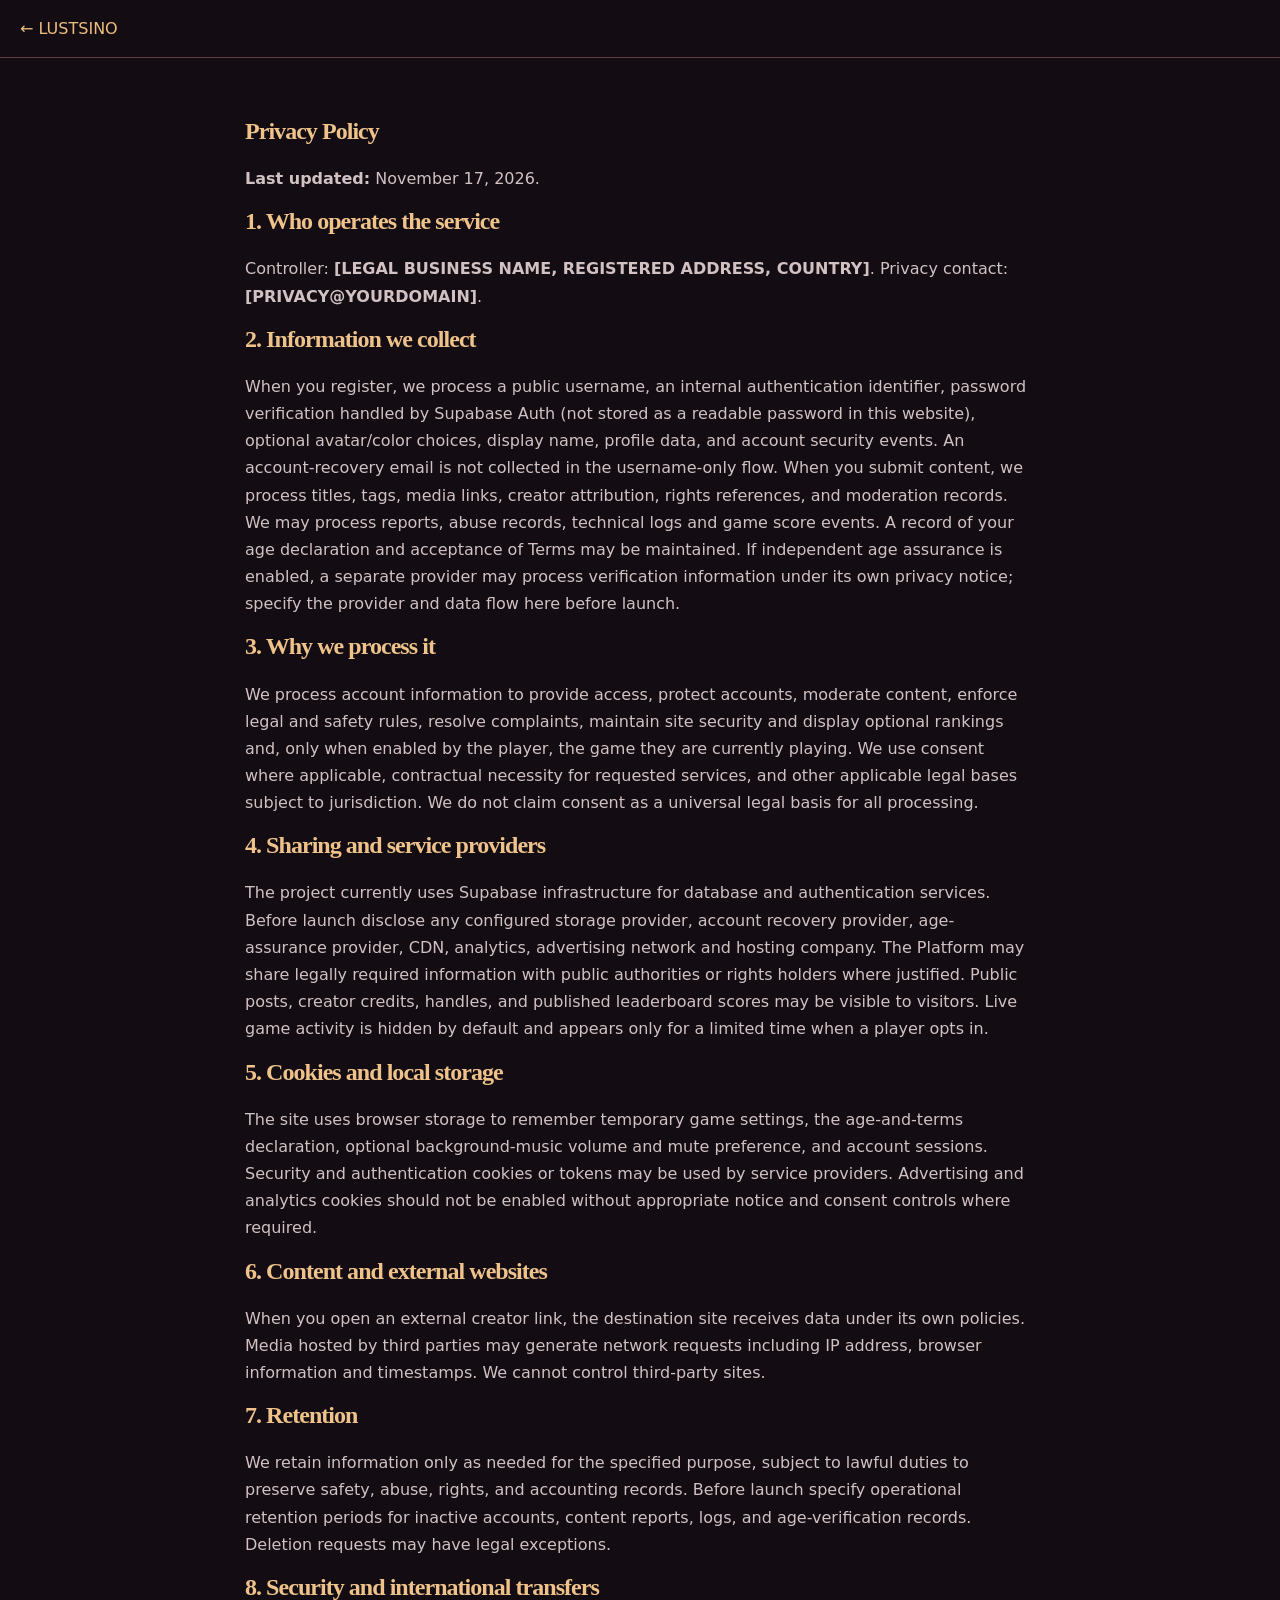
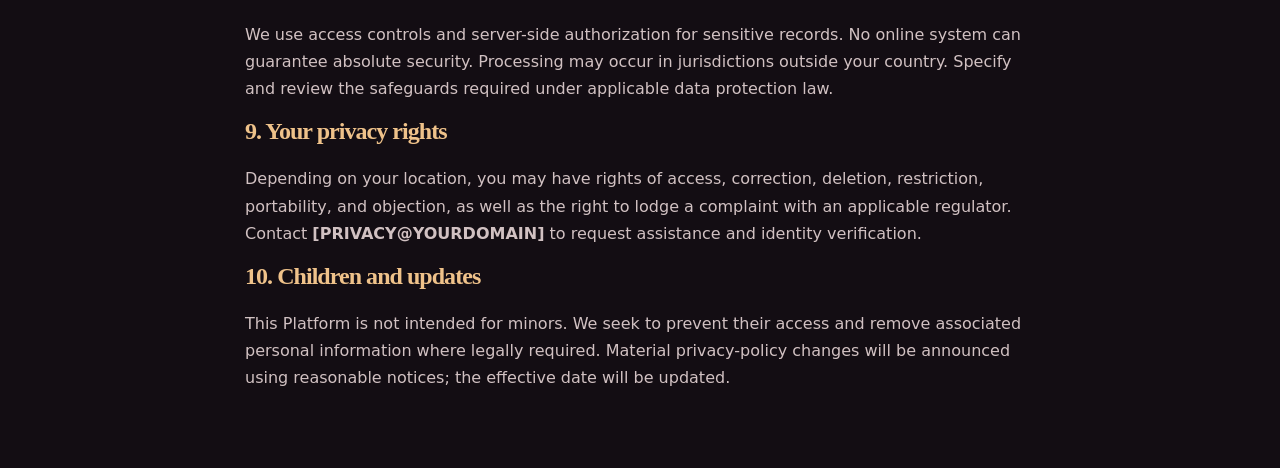
<file: privacy.html>
<!doctype html><html lang="en"><head><meta charset="utf-8"><meta name="viewport" content="width=device-width, initial-scale=1"><title>LUSTSINO — Privacy Policy</title><link rel="stylesheet" href="styles.css"><style>body{background:#130d13;color:#f5e7d6;font:16px/1.7 system-ui}article{max-width:850px;margin:30px auto;padding:30px}h1,h2{font-family:Georgia,serif;color:#efc28a}a{color:#edbd7e}p,li{color:#d1c1c2}header{padding:15px 20px;border-bottom:1px solid #613e44}.warning{padding:15px;border:1px solid #a16c42;border-radius:10px;background:#2d1b20}</style></head><body><header><a href="index.html">← LUSTSINO</a></header><article><h1>Privacy Policy</h1><p><strong>Last updated:</strong> November 17, 2026.</p><h2>1. Who operates the service</h2><p>Controller: <strong>[LEGAL BUSINESS NAME, REGISTERED ADDRESS, COUNTRY]</strong>. Privacy contact: <strong>[PRIVACY@YOURDOMAIN]</strong>.</p><h2>2. Information we collect</h2><p>When you register, we process a public username, an internal authentication identifier, password verification handled by Supabase Auth (not stored as a readable password in this website), optional avatar/color choices, display name, profile data, and account security events. An account-recovery email is not collected in the username-only flow. When you submit content, we process titles, tags, media links, creator attribution, rights references, and moderation records. We may process reports, abuse records, technical logs and game score events. A record of your age declaration and acceptance of Terms may be maintained. If independent age assurance is enabled, a separate provider may process verification information under its own privacy notice; specify the provider and data flow here before launch.</p><h2>3. Why we process it</h2><p>We process account information to provide access, protect accounts, moderate content, enforce legal and safety rules, resolve complaints, maintain site security and display optional rankings and, only when enabled by the player, the game they are currently playing. We use consent where applicable, contractual necessity for requested services, and other applicable legal bases subject to jurisdiction. We do not claim consent as a universal legal basis for all processing.</p><h2>4. Sharing and service providers</h2><p>The project currently uses Supabase infrastructure for database and authentication services. Before launch disclose any configured storage provider, account recovery provider, age-assurance provider, CDN, analytics, advertising network and hosting company. The Platform may share legally required information with public authorities or rights holders where justified. Public posts, creator credits, handles, and published leaderboard scores may be visible to visitors. Live game activity is hidden by default and appears only for a limited time when a player opts in.</p><h2>5. Cookies and local storage</h2><p>The site uses browser storage to remember temporary game settings, the age-and-terms declaration, optional background-music volume and mute preference, and account sessions. Security and authentication cookies or tokens may be used by service providers. Advertising and analytics cookies should not be enabled without appropriate notice and consent controls where required.</p><h2>6. Content and external websites</h2><p>When you open an external creator link, the destination site receives data under its own policies. Media hosted by third parties may generate network requests including IP address, browser information and timestamps. We cannot control third-party sites.</p><h2>7. Retention</h2><p>We retain information only as needed for the specified purpose, subject to lawful duties to preserve safety, abuse, rights, and accounting records. Before launch specify operational retention periods for inactive accounts, content reports, logs, and age-verification records. Deletion requests may have legal exceptions.</p><h2>8. Security and international transfers</h2><p>We use access controls and server-side authorization for sensitive records. No online system can guarantee absolute security. Processing may occur in jurisdictions outside your country. Specify and review the safeguards required under applicable data protection law.</p><h2>9. Your privacy rights</h2><p>Depending on your location, you may have rights of access, correction, deletion, restriction, portability, and objection, as well as the right to lodge a complaint with an applicable regulator. Contact <strong>[PRIVACY@YOURDOMAIN]</strong> to request assistance and identity verification.</p><h2>10. Children and updates</h2><p>This Platform is not intended for minors. We seek to prevent their access and remove associated personal information where legally required. Material privacy-policy changes will be announced using reasonable notices; the effective date will be updated.</p></article></body></html>
</file>
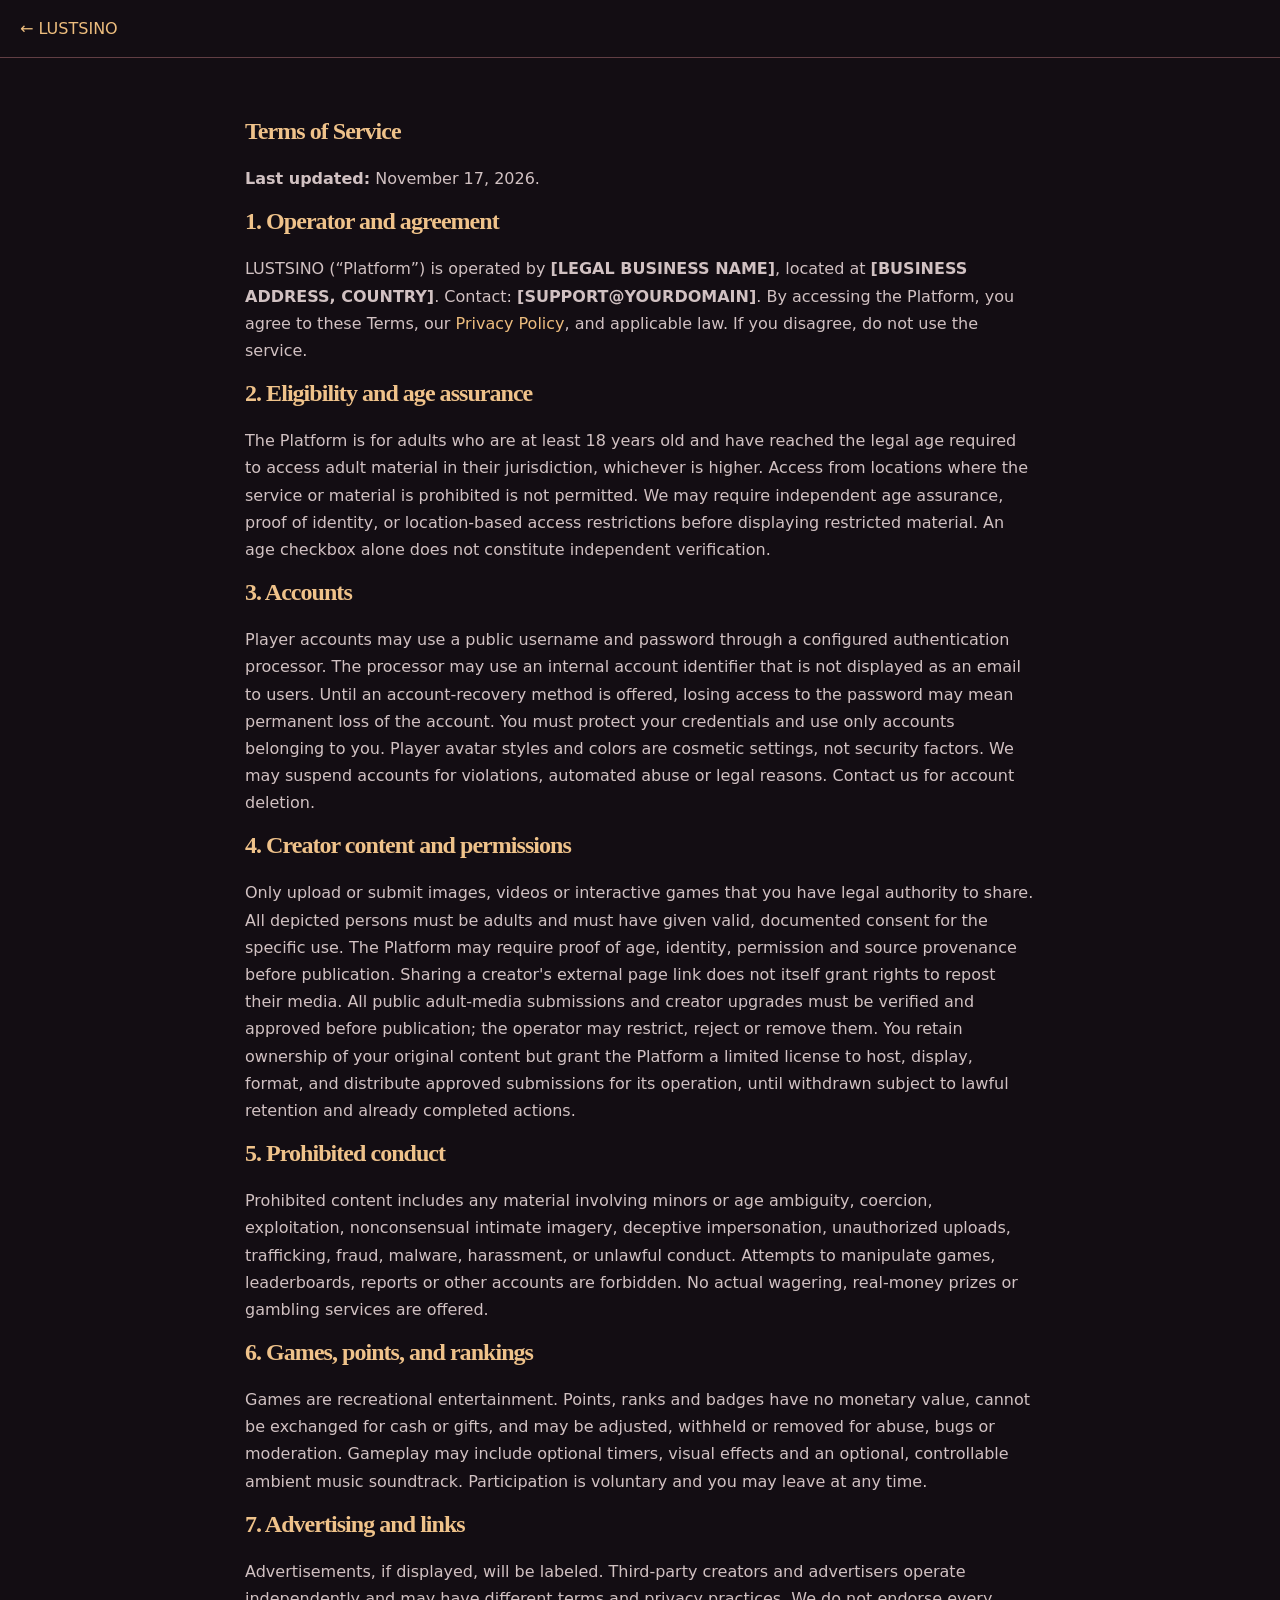
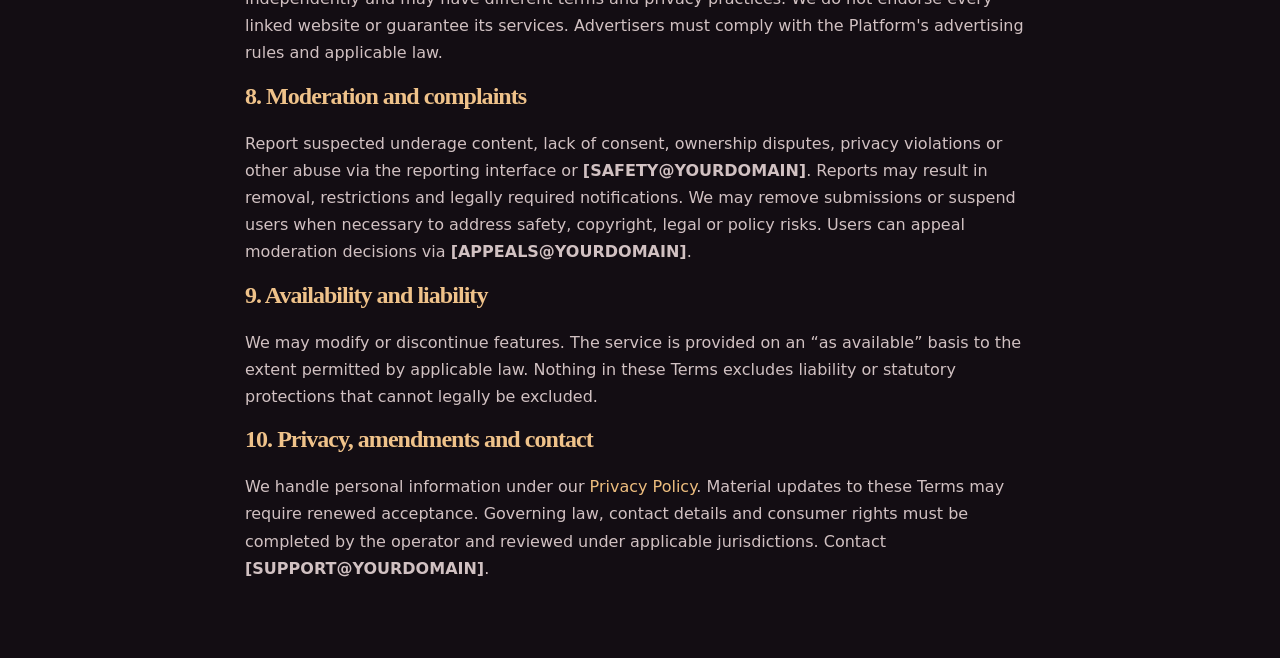
<file: terms.html>
<!doctype html><html lang="en"><head><meta charset="utf-8"><meta name="viewport" content="width=device-width, initial-scale=1"><title>LUSTSINO — Terms of Service</title><link rel="stylesheet" href="styles.css"><style>body{background:#130d13;color:#f5e7d6;font:16px/1.7 system-ui}article{max-width:850px;margin:30px auto;padding:30px}h1,h2{font-family:Georgia,serif;color:#efc28a}a{color:#edbd7e}p,li{color:#d1c1c2}header{padding:15px 20px;border-bottom:1px solid #613e44}.warning{padding:15px;border:1px solid #a16c42;border-radius:10px;background:#2d1b20}</style></head><body><header><a href="index.html">← LUSTSINO</a></header><article><h1>Terms of Service</h1><p><strong>Last updated:</strong> November 17, 2026.</p><h2>1. Operator and agreement</h2><p>LUSTSINO (“Platform”) is operated by <strong>[LEGAL BUSINESS NAME]</strong>, located at <strong>[BUSINESS ADDRESS, COUNTRY]</strong>. Contact: <strong>[SUPPORT@YOURDOMAIN]</strong>. By accessing the Platform, you agree to these Terms, our <a href="privacy.html">Privacy Policy</a>, and applicable law. If you disagree, do not use the service.</p><h2>2. Eligibility and age assurance</h2><p>The Platform is for adults who are at least 18 years old and have reached the legal age required to access adult material in their jurisdiction, whichever is higher. Access from locations where the service or material is prohibited is not permitted. We may require independent age assurance, proof of identity, or location-based access restrictions before displaying restricted material. An age checkbox alone does not constitute independent verification.</p><h2>3. Accounts</h2><p>Player accounts may use a public username and password through a configured authentication processor. The processor may use an internal account identifier that is not displayed as an email to users. Until an account-recovery method is offered, losing access to the password may mean permanent loss of the account. You must protect your credentials and use only accounts belonging to you. Player avatar styles and colors are cosmetic settings, not security factors. We may suspend accounts for violations, automated abuse or legal reasons. Contact us for account deletion.</p><h2>4. Creator content and permissions</h2><p>Only upload or submit images, videos or interactive games that you have legal authority to share. All depicted persons must be adults and must have given valid, documented consent for the specific use. The Platform may require proof of age, identity, permission and source provenance before publication. Sharing a creator's external page link does not itself grant rights to repost their media. All public adult-media submissions and creator upgrades must be verified and approved before publication; the operator may restrict, reject or remove them. You retain ownership of your original content but grant the Platform a limited license to host, display, format, and distribute approved submissions for its operation, until withdrawn subject to lawful retention and already completed actions.</p><h2>5. Prohibited conduct</h2><p>Prohibited content includes any material involving minors or age ambiguity, coercion, exploitation, nonconsensual intimate imagery, deceptive impersonation, unauthorized uploads, trafficking, fraud, malware, harassment, or unlawful conduct. Attempts to manipulate games, leaderboards, reports or other accounts are forbidden. No actual wagering, real-money prizes or gambling services are offered.</p><h2>6. Games, points, and rankings</h2><p>Games are recreational entertainment. Points, ranks and badges have no monetary value, cannot be exchanged for cash or gifts, and may be adjusted, withheld or removed for abuse, bugs or moderation. Gameplay may include optional timers, visual effects and an optional, controllable ambient music soundtrack. Participation is voluntary and you may leave at any time.</p><h2>7. Advertising and links</h2><p>Advertisements, if displayed, will be labeled. Third-party creators and advertisers operate independently and may have different terms and privacy practices. We do not endorse every linked website or guarantee its services. Advertisers must comply with the Platform's advertising rules and applicable law.</p><h2>8. Moderation and complaints</h2><p>Report suspected underage content, lack of consent, ownership disputes, privacy violations or other abuse via the reporting interface or <strong>[SAFETY@YOURDOMAIN]</strong>. Reports may result in removal, restrictions and legally required notifications. We may remove submissions or suspend users when necessary to address safety, copyright, legal or policy risks. Users can appeal moderation decisions via <strong>[APPEALS@YOURDOMAIN]</strong>.</p><h2>9. Availability and liability</h2><p>We may modify or discontinue features. The service is provided on an “as available” basis to the extent permitted by applicable law. Nothing in these Terms excludes liability or statutory protections that cannot legally be excluded.</p><h2>10. Privacy, amendments and contact</h2><p>We handle personal information under our <a href="privacy.html">Privacy Policy</a>. Material updates to these Terms may require renewed acceptance. Governing law, contact details and consumer rights must be completed by the operator and reviewed under applicable jurisdictions. Contact <strong>[SUPPORT@YOURDOMAIN]</strong>.</p></article></body></html>
</file>
<file: styles.css>
@import url('https://fonts.googleapis.com/css2?family=DM+Sans:wght@400;500;600;700;800&family=Space+Grotesk:wght@400;500;600;700&display=swap');
:root{color-scheme:dark;--bg:#0b0b12;--bg2:#111019;--card:#16141f;--card2:#1d1928;--stroke:#2a2535;--purple:#b994ff;--purple2:#804ceb;--pink:#d484ed;--text:#f4f0fa;--muted:#a6a0b2;--lime:#cff9ab;--max:1310px;--r:19px}
*{box-sizing:border-box}html{scroll-behavior:smooth}body{background:var(--bg);color:var(--text);margin:0;font:15px/1.5 'DM Sans',system-ui,Arial,sans-serif}button,input,textarea,select{font:inherit}button{cursor:pointer}button:disabled{cursor:not-allowed;opacity:.48}a{color:inherit;text-decoration:none}.hidden{display:none!important}h1,h2,h3,p{margin-top:0}h1,h2,h3{font-family:'Space Grotesk',system-ui,sans-serif;line-height:1.13;letter-spacing:-.035em}p{color:var(--muted)}button:focus-visible,a:focus-visible,input:focus-visible,textarea:focus-visible,select:focus-visible{outline:2px solid #d8bfff;outline-offset:3px}
.topbar{height:77px;position:sticky;top:0;z-index:50;background:#0e0c14ed;backdrop-filter:blur(22px);border-bottom:1px solid #ffffff0d;display:flex;align-items:center;gap:28px;padding:0 max(28px,calc((100vw - var(--max))/2))}.identity{display:inline-flex;align-items:center;gap:9px;font-family:'Space Grotesk',sans-serif;font-weight:700;font-size:20px;letter-spacing:.04em;white-space:nowrap}.identity b{color:var(--purple);font-weight:600;margin-left:3px}.identity img{border-radius:10px}.main-nav{display:flex;gap:8px;margin:auto}.main-nav button{border:0;background:transparent;color:#aca4b6;padding:11px 16px;border-radius:99px;font-size:13px;font-weight:700}.main-nav button:hover,.main-nav button.active{background:#24202e;color:white}.header-actions{display:flex;gap:16px;align-items:center}.edition{color:#8c8599;font-size:9px;letter-spacing:.14em;font-weight:800}.icon-button{width:34px;height:34px;border:1px solid var(--stroke);border-radius:10px;background:#17151e;color:#bfb5d0;position:relative}.icon-button i{position:absolute;top:6px;right:6px;width:5px;height:5px;background:#a2b47d;border-radius:50%}.icon-button.muted-sound i{background:#777}
.button{border:1px solid var(--stroke);background:#211e2a;color:white;padding:13px 18px;border-radius:12px;font-weight:800;display:inline-flex;gap:20px;align-items:center;justify-content:center;transition:transform .18s,border-color .18s,background .18s;white-space:nowrap}.button:hover:not(:disabled){transform:translateY(-1px);border-color:#8b6cb4}.button.primary{background:#b894fc;color:#170f24;border-color:#c5a9ff;box-shadow:0 10px 36px #7b4ac92a}.button.primary:hover{background:#cbb2ff}.button.secondary{background:#211b2e;border:1px solid #49365d}.button.subtle{background:#191621}.button.bare{background:transparent;border-color:transparent;color:#bbb4c5}.button.wide{width:100%}.button.small-button{font-size:12px;padding:9px 13px;gap:8px}.admin-dot{color:#b98eff;font-size:10px}.button.smallish{padding:9px 13px;font-size:12px}.button span:last-child{font-size:16px}.page-wrap{max-width:var(--max);padding:0 28px;margin:auto}.view{display:none;min-height:58vh}.view.show{display:block}.overline{letter-spacing:.17em;font-size:10px;text-transform:uppercase;font-weight:800;color:#b99afb}.heading-dot{color:#b894ff}.purple-text{color:#c1a5fa}
.hero{min-height:484px;position:relative;display:grid;grid-template-columns:1fr .8fr;overflow:hidden;padding:64px 66px 53px;margin-top:23px;border:1px solid #493b61;border-radius:25px;background:radial-gradient(ellipse at 80% 40%,#422657 0%,#261832 34%,#15121d 67%)}.hero:before{content:'';position:absolute;inset:0;background-image:radial-gradient(#ead2ff2c .8px,transparent .8px);background-size:18px 18px;mask-image:linear-gradient(90deg,transparent,#000);opacity:.35}.hero-ambient{pointer-events:none;position:absolute;inset:0;background:linear-gradient(95deg,#15121c 0%,transparent 63%)}.hero-left{position:relative;z-index:2;align-self:center}.kicker{display:inline-flex;align-items:center;gap:9px;color:#cdb4ff;background:#2c2240;border:1px solid #5c417c;padding:7px 11px;border-radius:100px;font-size:10px;font-weight:800;letter-spacing:.12em}.live-dot{width:6px;height:6px;border-radius:50%;background:#d2abff;box-shadow:0 0 0 4px #aa72ef2a}.hero h1{font-size:clamp(46px,5.15vw,79px);line-height:1.04;margin:22px 0 19px;letter-spacing:-.065em}.hero h1 i{color:#c2a2ff;font-style:normal}.hero h1 span{color:#fff}.hero p{font-size:14px;line-height:1.8;max-width:445px;color:#c0b7ca}.hero-actions{display:flex;flex-wrap:wrap;gap:10px;margin-top:25px}.micro-trust{display:flex;gap:21px;flex-wrap:wrap;margin-top:26px;font-size:11px;color:#c5b6d1}.hero-right{align-self:center;min-height:350px;position:relative;z-index:1}.orbit-bloom{height:380px;width:380px;position:absolute;top:-19px;left:50%;transform:translateX(-50%);display:grid;place-items:center;filter:drop-shadow(0 20px 52px #8846d22a)}.orbit{position:absolute;border-radius:50%;border:2px solid #b994ff44}.orbit-outer{height:350px;width:350px;border-style:dashed;animation:slowspin 43s linear infinite}.orbit-mid{width:295px;height:295px;border:26px solid #ffffff08;border-top:25px solid #d4b6fa;border-left:25px solid #8652ea;border-right:25px solid #6b3eaa;transform:rotate(30deg);box-shadow:0 0 32px #a86bff40,inset 0 0 24px #bb8dff44;animation:slowspin 17s linear infinite}.orbit-inner{height:188px;width:188px;border:1px solid #f0cfff77;box-shadow:0 0 60px #ad77f75a;background:radial-gradient(circle at 55% 38%,#4b2a6c,#23172e 75%)}.orbit-core{font-family:'Space Grotesk';position:relative;font-size:90px;font-weight:700;color:#eee1ff;text-shadow:0 0 25px #c5a1ff66}.orbit-float{position:absolute;background:#241a32;border:1px solid #8a6cba;display:grid;place-items:center;color:#dbbdff;border-radius:50%;box-shadow:0 8px 20px #0004}.orbit-float.one{width:52px;height:52px;top:24px;right:14px}.orbit-float.two{width:43px;height:43px;bottom:45px;left:5px}.orbit-float.three{width:34px;height:34px;right:1px;bottom:72px}.float-label{position:absolute;right:0;bottom:-5px;color:#ccbee1;font-size:9px;letter-spacing:.18em;font-weight:800}.section-top{display:flex;justify-content:space-between;align-items:end;gap:22px;margin:53px 0 20px}.section-top h2{font-size:30px;margin:8px 0 4px}.section-top p{font-size:13px;margin:0}.text-link{background:transparent;border:0;color:#ceb2ff;font-weight:800;font-size:12px;padding:10px 0}.game-grid{display:grid;grid-template-columns:repeat(4,minmax(0,1fr));gap:16px}.game-card{border:1px solid var(--stroke);background:#15121d;border-radius:17px;overflow:hidden;text-align:left;color:white;transition:transform .18s,border-color .18s;display:flex;flex-direction:column;padding:0;min-width:0}.game-card:hover{transform:translateY(-5px);border-color:#8364a7}.game-cover{height:210px;display:grid;place-items:center;position:relative;overflow:hidden;background:var(--cover)}.game-cover:after{content:'';position:absolute;inset:0;background:radial-gradient(circle at 50% 35%,transparent 30%,#0c0a11aa 99%)}.game-cover .cover-symbol{font-size:104px;font-family:'Space Grotesk';font-weight:700;position:relative;z-index:1;color:#ffffffe7;text-shadow:0 11px 23px #0004}.game-cover .cover-number{position:absolute;top:12px;left:14px;z-index:2;color:#ffffff80;font-size:11px;font-weight:800;letter-spacing:.15em}.game-cover .play-arrow{position:absolute;bottom:13px;right:13px;z-index:2;display:grid;place-items:center;background:#ffffffed;color:#191121;width:39px;height:39px;border-radius:50%;font-size:17px}.game-card-text{padding:18px;flex:1}.game-card-text h3{font-size:19px;margin:4px 0 8px}.game-card-text p{font-size:12px;line-height:1.6;margin:0;min-height:38px}.game-tags{display:flex;gap:7px;margin-top:18px;flex-wrap:wrap}.game-tags span{border:1px solid #40374c;border-radius:6px;color:#bdb0cd;padding:4px 7px;font-size:10px;font-weight:800}.ad-unit{position:relative;background:repeating-linear-gradient(120deg,#17131e,#17131e 12px,#1c1723 12px,#1c1723 24px);border:1px dashed #544762;border-radius:15px;color:#b9b0c8;display:flex;align-items:center;justify-content:center;gap:20px;text-align:left;overflow:hidden}.ad-unit.banner{margin:46px 0;height:106px}.ad-unit .ad-tag{font-size:9px;font-weight:800;letter-spacing:.17em;color:#927da8;position:absolute;left:13px;top:12px}.ad-art{color:#a687d8;font-size:46px}.ad-copy strong{display:block;font-size:13px;color:#d7cbeb}.ad-copy small{font-size:11px;color:#8f879d}.steps{display:grid;grid-template-columns:repeat(3,1fr);border:1px solid var(--stroke);border-radius:18px;overflow:hidden;background:var(--card)}.steps>div{padding:27px 31px;border-right:1px solid var(--stroke)}.steps>div:last-child{border:0}.steps span{font-size:11px;color:var(--purple);font-weight:800;letter-spacing:.12em}.steps h3{font-size:22px;margin:16px 0 8px}.steps p{font-size:12px;margin:0;line-height:1.7}.creator-strip{display:grid;grid-template-columns:repeat(3,1fr);gap:15px;margin-bottom:62px}.creator-mini{border:1px solid var(--stroke);background:linear-gradient(110deg,#1b1823,#14131a);border-radius:14px;padding:16px;display:flex;align-items:center;gap:13px;text-align:left;color:white}.creator-avatar{width:48px;height:48px;flex-shrink:0;border-radius:50%;display:grid;place-items:center;font-weight:800;background:linear-gradient(140deg,#9c76c7,#47325d);color:#fff}.creator-mini strong{font-size:13px}.creator-mini small{display:block;color:var(--muted);font-size:11px}.creator-mini .open-arrow{margin-left:auto;color:var(--purple)}
.subpage{padding-top:58px;padding-bottom:80px}.subheading{margin-bottom:26px}.subheading h1,.studio-head h1{font-size:clamp(34px,4.4vw,56px);margin:11px 0}.subheading p{font-size:14px}.filter-bar{display:flex;gap:9px;flex-wrap:wrap;margin:20px 0 25px}.pill{border:1px solid var(--stroke);padding:9px 13px;background:#1a1722;color:#a69bb6;border-radius:100px;font-size:12px;font-weight:800}.pill.active,.pill:hover{background:#332541;border-color:#8863b0;color:white}
.play-wrap{padding-top:27px;padding-bottom:55px}.play-header{display:flex;justify-content:space-between;align-items:center}.back-link{background:transparent;border:0;color:#b5a6c8;font-weight:700;font-size:12px;padding:8px 0}.session-chip{border:1px solid #3b2d4c;background:#201729;border-radius:40px;color:#d0b6ee;padding:7px 11px;font-size:11px;font-weight:800}.play-title-line{display:flex;justify-content:space-between;gap:15px;align-items:center;margin:23px 0}.play-title-line h1{font-size:40px;margin:8px 0}.play-title-line p{font-size:13px;margin:0}.play-layout{display:grid;grid-template-columns:minmax(0,1fr) 280px;gap:19px}.play-main{border:1px solid #34273e;background:radial-gradient(ellipse at 50% 15%,#251731,#121019 68%);border-radius:20px;min-height:520px;overflow:hidden;padding:27px;display:flex;flex-direction:column}.side-card{border:1px solid var(--stroke);background:#16131d;border-radius:16px;padding:22px;margin-bottom:15px}.side-card h3{font-size:20px;margin:11px 0}.side-card p{font-size:12px;line-height:1.65}.statline{display:flex;justify-content:space-between;font-size:12px;color:#b2a8bc;border-bottom:1px solid #312a39;padding:11px 0}.statline b{color:#fff}.side-card .button{margin-top:20px}.square{min-height:250px;margin-bottom:15px;display:flex;flex-direction:column;text-align:center}.ad-orb{font-size:52px;color:#9170bd}.creator-ethos>span{color:#c8a8ff;font-size:24px}.in-game{min-height:86px;margin-top:19px;flex-direction:column;gap:2px;padding:24px}.in-game strong{font-size:12px;color:#cec0dc}.in-game small{font-size:10px;color:#897d94}
.game-shell{width:100%;margin:auto;text-align:center}.game-kicker{font-size:10px;text-transform:uppercase;letter-spacing:.16em;font-weight:800;color:#b994ff}.game-shell h2{font-size:27px;margin:10px 0}.game-shell .game-help{font-size:13px;color:#ada3b9;max-width:510px;margin:0 auto 22px}.wheel-wrap{width:min(360px,83vw);aspect-ratio:1;margin:19px auto 25px;position:relative;display:grid;place-items:center}.wheel-face{width:100%;height:100%;border-radius:50%;border:10px solid #3c2a4b;box-shadow:0 0 0 3px #8a60ae,0 18px 60px #ad6dff1b,inset 0 0 30px #0007;display:grid;place-items:center;transform:rotate(0deg);background:conic-gradient(#a875e1 0 45deg,#40305c 45deg 90deg,#8c61c2 90deg 135deg,#312741 135deg 180deg,#a875e1 180deg 225deg,#40305c 225deg 270deg,#8c61c2 270deg 315deg,#312741 315deg 360deg)}.wheel-face:after{content:'';position:absolute;inset:12%;border:2px dashed #ffffff30;border-radius:50%}.wheel-numbers{position:absolute;inset:0;display:grid;place-items:center}.wheel-number{position:absolute;transform:translate(-50%,-50%);font-weight:800;font-size:15px;text-shadow:0 3px 5px #0009}.wheel-cap{width:74px;height:74px;z-index:2;border-radius:50%;background:#100e18;display:grid;place-items:center;border:8px solid #bb94ef;color:#fff;font-size:32px;font-family:'Space Grotesk';box-shadow:0 6px 23px #0007}.pointer{position:absolute;z-index:4;top:-10px;left:50%;transform:translateX(-50%);width:0;height:0;border-left:15px solid transparent;border-right:15px solid transparent;border-top:32px solid #ecdbff;filter:drop-shadow(0 5px 5px #000)}.game-footer-actions{display:flex;gap:9px;justify-content:center;flex-wrap:wrap;margin:16px 0}.result-card{max-width:530px;margin:19px auto 0;border:1px solid #6d528b;border-radius:15px;background:#251b31;padding:18px;text-align:left;display:flex;align-items:center;gap:14px}.result-icon{display:grid;place-items:center;flex-shrink:0;width:45px;height:45px;background:#623c89;border-radius:11px;font-size:23px}.result-card strong{display:block;font-size:17px}.result-card p{font-size:12px;margin:3px 0 0}.result-card .button{margin-left:auto}.round-meta{font-size:11px;color:#a59ab3;letter-spacing:.05em}.timer-box{display:flex;justify-content:center;align-items:center;flex-wrap:wrap;gap:10px;margin:18px auto}.timer-time{font-variant-numeric:tabular-nums;font-family:'Space Grotesk';font-size:21px;font-weight:700;color:#ddc7ff;min-width:70px}.timer-box .button{padding:8px 12px;font-size:11px}.media-stage{position:relative;overflow:hidden;min-height:340px;width:100%;max-width:620px;margin:auto;border-radius:18px;border:1px solid #553b6f;background:var(--stage,radial-gradient(circle at 40% 35%,#654185,#251a34 60%,#0e0d16));display:flex;align-items:center;justify-content:center}.media-stage .stage-img,.media-stage .stage-video{width:100%;height:100%;position:absolute;inset:0;object-fit:contain;background:#0d0b14}.stage-placeholder{text-align:center;font-size:88px;font-family:'Space Grotesk';color:#ffffff42;filter:drop-shadow(0 8px 15px #0005)}.stage-placeholder small{display:block;font:800 10px 'DM Sans';letter-spacing:.22em;color:#ffffffa8}.media-stage:after{pointer-events:none;content:'';position:absolute;inset:0;background:linear-gradient(0deg,#0b091155,transparent 45%)}.hotspot{position:absolute;z-index:2;width:63px;height:63px;border-radius:50%;border:2px solid #fff;background:#a871ffab;box-shadow:0 0 0 7px #b087ff2b,0 0 24px #b087ff76;color:white;font-weight:900;font-size:11px;transform:translate(-50%,-50%);display:grid;place-items:center;animation:hotpulse 2.4s infinite}.hotspot:hover{background:#d3b1ff;transform:translate(-50%,-50%) scale(1.1);color:#1d0f2c}.spot-guide{margin:16px 0;color:#a99db6;font-size:11px}.reveal-mosaic{display:grid;grid-template-columns:repeat(3,1fr);gap:11px;max-width:585px;margin:17px auto}.mystery-card{height:190px;position:relative;border-radius:15px;border:1px solid #694681;background:radial-gradient(circle at 35% 20%,#6e498c,#261a36 80%);color:white;display:grid;place-items:center;overflow:hidden;transition:transform .2s,border-color .2s}.mystery-card:before{content:'';position:absolute;inset:10px;border:1px solid #ffffff24;border-radius:10px}.mystery-card:hover{transform:translateY(-4px);border-color:#c8a0ff}.mystery-card .symbol{font-family:'Space Grotesk';font-size:72px;font-weight:700;opacity:.8}.mystery-card .card-index{position:absolute;top:15px;left:16px;font-size:10px;color:#e2d1ff;font-weight:800}.duel-grid{display:grid;grid-template-columns:1fr 1fr;gap:15px;margin:16px auto;max-width:670px}.duel-option{min-height:350px;border:1px solid #65477d;background:radial-gradient(ellipse at 30% 20%,#4e326b,#18131f 80%);border-radius:17px;overflow:hidden;color:white;padding:0;display:flex;flex-direction:column;text-align:center;transition:transform .2s}.duel-option:nth-child(2){background:radial-gradient(ellipse at 70% 20%,#775084,#1d1524 80%)}.duel-option:hover{transform:translateY(-4px);border-color:#cea2ff}.duel-art{flex:1;min-height:255px;display:grid;place-items:center;position:relative;overflow:hidden}.duel-art img{position:absolute;width:100%;height:100%;object-fit:cover}.duel-art span{font-size:86px;color:#ffffff8c}.duel-caption{padding:18px;background:#14101cb3;font-weight:800}.duel-versus{font-size:11px;font-weight:800;letter-spacing:.16em;color:#a995b9;margin:0}.choice-result{max-width:650px;margin:0 auto;text-align:center}.choice-result .media-stage{min-height:300px}.choice-result h3{font-size:23px;margin:17px 0 7px}.choice-result .credit{font-size:12px;color:#ac9db7}.progress-dots{display:flex;gap:7px;justify-content:center;margin:17px}.progress-dots span{width:24px;height:5px;border-radius:6px;background:#3a2f48}.progress-dots span.done{background:#bb92ff}
.creator-grid{display:grid;grid-template-columns:repeat(3,1fr);gap:15px}.creator-profile{border:1px solid var(--stroke);background:#17141d;border-radius:16px;overflow:hidden}.profile-banner{height:105px;background:radial-gradient(ellipse at 65% 20%,#64457c,#291d36 75%)}.profile-body{padding:18px}.profile-avatar{width:59px;height:59px;border-radius:50%;border:4px solid #17141d;margin-top:-45px;background:linear-gradient(140deg,#9f7fd4,#563770);display:grid;place-items:center;font-weight:900}.profile-body h3{font-size:20px;margin:10px 0 6px}.profile-body p{font-size:12px;min-height:60px}.profile-foot{display:flex;justify-content:space-between;align-items:center;margin-top:18px}.profile-foot small{font-size:11px;color:#9b90a9}.info-grid{display:grid;grid-template-columns:repeat(3,1fr);gap:15px}.info-grid article{background:#18151f;border:1px solid var(--stroke);padding:30px;border-radius:17px}.info-grid span{font-size:11px;letter-spacing:.1em;color:#b78ced}.info-grid h2{font-size:28px;margin:23px 0 10px}.info-grid p{font-size:13px}.compliance-note{margin-top:30px;background:#1b1625;border:1px solid #47365e;border-radius:15px;padding:27px}.compliance-note h2{font-size:20px}.compliance-note p{font-size:13px;margin:0}
.studio-head{display:flex;justify-content:space-between;align-items:center;gap:17px;margin-bottom:25px}.studio-head p{font-size:13px;margin:0}.studio-grid{display:grid;grid-template-columns:215px minmax(0,1fr);gap:16px}.studio-nav{border:1px solid var(--stroke);background:#17141f;border-radius:16px;padding:12px;align-self:start}.studio-nav button{width:100%;display:block;text-align:left;border:0;border-radius:9px;background:transparent;color:#b1a6bf;font-weight:700;font-size:12px;padding:13px 12px;margin-bottom:3px}.studio-nav button:hover,.studio-nav button.active{background:#30223e;color:#fff}.studio-panel{background:#17141f;border:1px solid var(--stroke);border-radius:17px;padding:25px;min-height:370px;overflow:hidden}.studio-panel h2{font-size:24px;margin:0 0 7px}.studio-panel p{font-size:12px}.studio-stats{display:grid;grid-template-columns:repeat(3,1fr);gap:12px;margin:22px 0}.studio-stat{border:1px solid #352a42;background:#211a2b;border-radius:12px;padding:19px}.studio-stat b{display:block;font-size:29px;font-family:'Space Grotesk'}.studio-stat small{color:#a495b2;font-size:11px}.studio-actions{display:flex;gap:10px;flex-wrap:wrap;margin-top:16px}.mini-note{border:1px solid #503766;background:#271c35;border-radius:11px;color:#c8b6d5;padding:14px;font-size:12px;margin:14px 0}.form-grid{display:grid;grid-template-columns:1fr 1fr;gap:12px;margin:20px 0}.field{min-width:0}.field.span2{grid-column:1/-1}.field label{display:block;color:#cbbfda;font-size:11px;font-weight:800;margin:0 0 6px}.field input,.field select,.field textarea{width:100%;border:1px solid #42364c;background:#0f0d17;color:white;border-radius:10px;padding:11px 12px;outline:none;font-size:13px}.field textarea{resize:vertical;min-height:100px}.field small{font-size:10px;color:#92859b}.table-scroller{overflow:auto;margin:15px 0}table{border-collapse:collapse;width:100%;font-size:12px}th,td{text-align:left;padding:11px 8px;border-bottom:1px solid #322b3b;white-space:nowrap}th{color:#ad9fb7;font-weight:800;font-size:10px;letter-spacing:.05em}.table-action{border:1px solid #4d3a5c;background:#30243d;border-radius:7px;padding:5px 9px;color:#eadbff;font-size:11px}.table-action.danger{color:#ffaab5}.json-editor{font-family:ui-monospace,Menlo,Consolas,monospace!important;font-size:11px!important;line-height:1.5;min-height:280px!important}.builder-preview{width:100%;position:relative;border:1px solid #513c64;border-radius:13px;aspect-ratio:16/9;background:linear-gradient(120deg,#6a477d,#291c34);overflow:hidden;cursor:crosshair;display:grid;place-items:center;margin:14px 0}.builder-preview img{position:absolute;inset:0;width:100%;height:100%;object-fit:contain}.builder-preview span.helper{position:absolute;top:12px;left:12px;font-size:10px;background:#100d17bb;padding:6px 8px;border-radius:7px;pointer-events:none}.builder-dot{position:absolute;z-index:2;width:42px;height:42px;background:#bd8afd;border:2px solid white;box-shadow:0 0 0 6px #b088ff3b;color:#1c0d2b;border-radius:50%;display:grid;place-items:center;font-size:11px;font-weight:900;transform:translate(-50%,-50%);pointer-events:none}
.footer-inner{max-width:var(--max);padding:31px 28px;margin:auto;display:flex;align-items:center;justify-content:space-between;gap:18px;border-top:1px solid #251e2d}.footer-inner p{font-size:11px;margin:4px 0 0}.footer-links{display:flex;flex-wrap:wrap;gap:15px}.footer-links button,.footer-links a{color:#9c91a7;background:transparent;border:0;font-size:11px}.footer-inner small{color:#756b81;font-size:10px}.mobile-nav{display:none}
.gate{position:fixed;inset:0;z-index:200;background:radial-gradient(ellipse at 55% 5%,#38234b,#0b0910 65%);display:grid;place-items:center;padding:22px;overflow:auto}.gate-card{width:min(465px,100%);border:1px solid #62477e;border-radius:25px;padding:33px;background:#17121fe8;box-shadow:0 30px 100px #0009;text-align:center}.gate-logo{display:flex;align-items:center;justify-content:center;font-family:'Space Grotesk';font-size:24px;font-weight:700;letter-spacing:.05em;gap:8px}.gate-logo b{color:#be9afd}.age-stamp{display:inline-block;font-size:10px;letter-spacing:.16em;color:#c8a7f7;border:1px solid #70568c;border-radius:20px;padding:5px 12px;margin-top:22px}.gate-card h1{font-size:35px;margin:17px 0}.gate-card h1 em{font-style:normal;color:#c39efa}.gate-card p{font-size:12px;line-height:1.8;max-width:365px;margin:0 auto 20px}.gate-card .button{margin:7px 0}.gate-card small{display:block;font-size:10px;color:#82778f;line-height:1.5;margin-top:16px}
.modal-shade{position:fixed;inset:0;z-index:110;background:#07060cdd;display:grid;place-items:center;padding:18px;backdrop-filter:blur(7px)}.modal-card{max-width:650px;width:100%;max-height:90vh;overflow:auto;background:#1b1524;border:1px solid #5d4374;border-radius:19px;padding:26px;position:relative}.close-modal{position:absolute;right:16px;top:14px;background:#3b2c49;color:white;border:0;border-radius:50%;width:31px;height:31px}.modal-card h2{font-size:26px}.toast{position:fixed;z-index:250;bottom:27px;left:50%;transform:translateX(-50%);padding:11px 17px;background:#382649;color:#f3e4ff;border:1px solid #8661a7;border-radius:12px;font-size:12px;font-weight:800;box-shadow:0 15px 35px #0007;max-width:90vw;text-align:center}
@keyframes slowspin{to{transform:rotate(360deg)}}@keyframes hotpulse{0%,100%{box-shadow:0 0 0 7px #b087ff2b,0 0 24px #b087ff76}50%{box-shadow:0 0 0 13px #b087ff12,0 0 32px #cfadff99}}@media(prefers-reduced-motion:reduce){*,*:before,*:after{animation-duration:.001ms!important;transition-duration:.001ms!important;scroll-behavior:auto!important}}
@media(max-width:1080px){.hero{padding:45px 42px;grid-template-columns:1fr .7fr}.hero-right{min-height:300px}.orbit-bloom{transform:translateX(-50%) scale(.79)}.game-cover{height:165px}.game-grid{gap:12px}.game-card-text{padding:14px}.game-card-text h3{font-size:17px}.edition{display:none}.play-layout{grid-template-columns:minmax(0,1fr) 235px}.play-main{padding:17px}}
@media(max-width:780px){.topbar{height:65px;padding:0 19px}.main-nav{display:none}.topbar .small-button{display:none}.hero{grid-template-columns:1fr;padding:42px 30px;min-height:470px}.hero-right{position:absolute;right:-98px;bottom:-90px;opacity:.35;transform:scale(.75)}.hero-left{max-width:560px}.hero h1{font-size:clamp(49px,9vw,68px)}.hero p{max-width:380px}.game-grid{grid-template-columns:repeat(2,minmax(0,1fr))}.game-cover{height:200px}.creator-strip{grid-template-columns:1fr 1fr}.play-layout{display:flex;flex-direction:column}.play-side{display:grid;grid-template-columns:1fr 1fr;gap:12px}.play-side .side-card{margin:0}.play-side .square{margin:0}.play-side .creator-ethos{display:none}.creator-grid{grid-template-columns:1fr 1fr}.studio-grid{grid-template-columns:1fr}.studio-nav{display:flex;gap:4px;overflow:auto}.studio-nav button{white-space:nowrap;width:auto}.info-grid{grid-template-columns:1fr}.footer-inner{padding-bottom:95px}.mobile-nav{display:flex;position:fixed;z-index:60;bottom:0;left:0;right:0;background:#0d0b14ef;backdrop-filter:blur(20px);border-top:1px solid #34243f;justify-content:space-around;padding:9px 7px calc(9px + env(safe-area-inset-bottom))}.mobile-nav button{border:0;background:transparent;color:#a99bb5;font-size:10px;display:grid;place-items:center;gap:1px}.mobile-nav button span{font-size:22px;line-height:1}.mobile-nav button.active{color:#c9adfb}}
@media(max-width:500px){.page-wrap{padding-left:15px;padding-right:15px}.topbar{padding:0 15px}.identity{font-size:18px}.header-actions{margin-left:auto;gap:0}.hero{margin-top:12px;border-radius:20px;padding:37px 23px;min-height:495px}.hero h1{font-size:47px}.hero-actions{display:grid;align-items:start;max-width:310px}.hero-actions .button{width:100%;justify-content:space-between}.micro-trust{gap:10px;font-size:9px}.hero-right{bottom:-85px;right:-160px;transform:scale(.75)}.section-top{margin:38px 0 16px;align-items:start}.section-top h2{font-size:25px}.section-top p{font-size:11px}.section-top .text-link{font-size:10px;text-align:right}.game-grid{gap:10px}.game-cover{height:156px}.game-card-text{padding:12px}.game-card-text h3{font-size:16px}.game-card-text p{font-size:11px}.game-tags{margin-top:12px}.game-tags span{font-size:9px}.steps{display:block}.steps>div{padding:19px 23px;border-right:0;border-bottom:1px solid var(--stroke)}.steps>div:last-child{border:0}.steps h3{margin:8px 0}.creator-strip{grid-template-columns:1fr;margin-bottom:40px}.ad-unit.banner{margin:33px 0}.subpage{padding-top:32px}.subheading h1{font-size:35px}.play-wrap{padding-top:16px}.play-title-line h1{font-size:29px}.play-title-line .button{padding:9px;font-size:11px}.play-main{padding:18px 10px;min-height:480px}.game-shell h2{font-size:22px}.wheel-wrap{width:min(310px,84vw)}.wheel-cap{width:62px;height:62px}.wheel-number{font-size:12px}.play-side{display:block}.play-side .side-card{margin:12px 0}.play-side .square{display:none}.media-stage{min-height:270px}.hotspot{width:52px;height:52px;font-size:10px}.reveal-mosaic{gap:6px}.mystery-card{height:160px}.mystery-card .symbol{font-size:55px}.duel-grid{gap:8px}.duel-option{min-height:275px}.duel-art{min-height:210px}.duel-art span{font-size:55px}.duel-caption{padding:11px;font-size:12px}.creator-grid{grid-template-columns:1fr}.studio-panel{padding:16px}.studio-stats{gap:7px}.studio-stat{padding:12px}.studio-stat b{font-size:20px}.studio-stat small{font-size:9px}.form-grid{grid-template-columns:1fr}.field.span2{grid-column:auto}.footer-inner{display:block}.footer-links{margin:24px 0}.float-label{display:none}}

.stage-creator-link{position:absolute;z-index:3;right:13px;bottom:13px;padding:8px 10px;border-radius:9px;color:#fff;font-size:11px;font-weight:800;background:#19101de8;border:1px solid #c9a0fa9c;box-shadow:0 5px 18px #0006}.stage-creator-link:hover{background:#5a327c}

.achievement-row{display:flex;flex-wrap:wrap;gap:6px;margin-top:14px}.achievement-row span{display:inline-flex;padding:5px 7px;background:#17121f;border:1px solid #383043;color:#756882;font-size:9px;border-radius:7px;font-weight:800}.achievement-row span.unlocked{border-color:#8e64b0;color:#dcc2ff;background:#332241}

/* LUSTSINO — velvet casino redesign, appended over the original arcade foundation */
:root{--bg:#11090d;--bg2:#190d12;--card:#1c1016;--card2:#29161d;--stroke:#50303a;--purple:#e2b76b;--purple2:#a82f46;--pink:#ec6c84;--text:#fff5ed;--muted:#c1a8a9;--lime:#e7c589}
body{background:radial-gradient(ellipse at 90% 0%,#32101d 0%,transparent 37%),#11090d;color:var(--text)}
h1,h2,h3{font-family:Georgia,'Times New Roman',serif;letter-spacing:-.04em}
.topbar{background:#190d12ed;border-bottom:1px solid #8c5b442e}.identity{font:700 22px/1 Georgia,serif;letter-spacing:.075em;color:#ffecbc}.identity b{color:#dcb674}.identity img{border-radius:50%;box-shadow:0 0 0 1px #d6a25c77}.main-nav button:hover,.main-nav button.active{background:#40202a}.button{border-color:#55343b;background:#301922}.button:hover:not(:disabled){border-color:#dfb77f}.button.primary{color:#2b1115;background:linear-gradient(130deg,#f8dc97,#d59d50);border-color:#f3d18c;box-shadow:0 7px 25px #b178352e}.button.primary:hover{background:linear-gradient(130deg,#ffe9b0,#e2b35f)}.button.secondary{background:#441a29;border:1px solid #8d4851}.button.subtle{background:#291720}.overline,.heading-dot,.purple-text{color:#eac282}.icon-button{background:#2a1620;border-color:#6a3744}.kicker{color:#f8d6aa;background:#55222edb;border-color:#9b5260}.live-dot{background:#ffd47d;box-shadow:0 0 0 4px #ffb76a34}
.hero{background:linear-gradient(90deg,#210e16 0%,#210e16ee 32%,#210e1630 66%,#160a1024 100%),url('assets/casino-hero.png') right center/cover no-repeat;border:1px solid #70433f;min-height:536px;box-shadow:0 22px 70px #0005}
.hero:before{background:linear-gradient(90deg,#180b11e8 0%,#180b11a9 34%,transparent 78%);mask-image:none;opacity:1}
.hero .hero-ambient{background:radial-gradient(ellipse at 9% 95%,#a0293429,transparent 48%)}.hero-left{max-width:610px}.hero h1{font-family:Georgia,'Times New Roman',serif;letter-spacing:-.063em;font-weight:700;font-size:clamp(47px,5.1vw,74px);text-shadow:0 6px 36px #140609}.hero h1 i{color:#f6d690;font-style:italic}.hero h1 span{color:#fff0da}.hero p{color:#ead6d4;max-width:442px;font-size:15px;text-shadow:0 2px 14px #000}.hero-right{pointer-events:none}.hero-photo{height:100%}.float-label{bottom:0;right:0;color:#f4d5ad;text-shadow:0 3px 18px #000}.micro-trust{color:#ead0bc}
.game-card{background:#26151c;border-color:#613640}.game-card:hover{border-color:#ce986b}.game-card-text h3{font-family:Georgia,serif}.game-cover{background:var(--cover)!important;border-bottom:1px solid #7e4757}.game-cover:after{content:'';position:absolute;inset:0;background:linear-gradient(135deg,#7219275e,#38121955);pointer-events:none}.cover-symbol{color:#ffe0a0!important;filter:drop-shadow(0 2px 12px #0006)}.play-arrow{background:#e2bd75!important;color:#38171c!important}.game-tags span,.pill.active{color:#f5cf93!important;background:#5a2533!important;border-color:#895064!important}.section-top .text-link{color:#e5bc78}
.ad-unit{border-color:#92634b;background:linear-gradient(135deg,#29171a,#201218)}.ad-tag{color:#f4d8a4}.ad-art,.ad-orb{color:#ae845a}.creator-mini,.creator-profile,.side-card{background:#26151c!important;border-color:#613840!important}.creator-avatar,.profile-avatar{background:#763542!important;color:#ffe5be!important}.play-main,.studio-panel,.studio-nav{background:#211319!important;border-color:#693d45!important}.game-shell h2{font-family:Georgia,serif}.wheel-face{box-shadow:0 0 0 8px #2a161c,0 0 0 13px #b88b51,0 0 0 18px #5b332e,0 16px 42px #000a;border:8px solid #e4bc75}.wheel-wrap{margin-top:25px;margin-bottom:38px}.wheel-cap{background:radial-gradient(circle,#ffe2a0,#b88643)!important;border:6px double #5c2527;color:#671623!important;font-size:30px}.wheel-number{font-family:Georgia,serif;color:#fff4dd;text-shadow:0 2px 4px #000}.pointer{border-top-color:#fce1a5!important;filter:drop-shadow(0 0 9px #ffdc9099)}
.game-kicker{color:#d9b37b}.timer-time{color:#ffdb9d}.round-meta{color:#ddc2b4}.media-stage{max-width:520px;border-color:#9f705d;background:#180a10!important;min-height:300px}.media-stage:has(.stage-img){display:block;min-height:0;max-height:none}.media-stage:has(.stage-img) .stage-img{position:relative;inset:auto;display:block;width:100%;height:auto;object-fit:contain}.media-stage .stage-creator-link{z-index:3}.media-stage:after{z-index:0}.hotspot{z-index:4;min-width:38px;min-height:38px;border:2px solid #ffe4ab;background:#ce6c6952;box-shadow:0 0 0 5px #f8c58a38,0 0 19px #ffe7b26b, inset 0 0 15px #eab7a12e;font-weight:900;animation:hotpulse 2.6s infinite;touch-action:manipulation;padding:0;display:flex;align-items:center;justify-content:center}.hotspot span{background:#361019cc;color:#fff7ed;border:1px solid #f1d19a;border-radius:50%;min-width:23px;min-height:23px;display:grid;place-items:center;padding:2px 4px;transform:rotate(0)}.hotspot:hover{background:#f5cb9166;transform:translate(-50%,-50%) scale(1.05)}
.path-progress{height:5px;width:min(520px,100%);margin:13px auto 18px;border-radius:8px;background:#582f35;overflow:hidden}.path-progress span{display:block;height:100%;background:linear-gradient(90deg,#bd5660,#f6d692);transition:width .4s}
.mystery-card{background:linear-gradient(150deg,#7e2436,#351119 69%,#251017);border:2px solid #d6a960;box-shadow:inset 0 0 0 8px #a66c2833,0 10px 28px #0005}.mystery-card:before{border:1px solid #efc58085}.mystery-card .symbol{color:#fce3a3;font-family:Georgia,serif}.mystery-card .card-index{color:#f9dfab}.mystery-card:hover{border-color:#ffe7ab}.mystery-card:disabled{opacity:1;cursor:wait}
.mystery-card.shuffling:nth-child(1){animation:shuffleLeft 1.55s ease-in-out both}.mystery-card.shuffling:nth-child(2){animation:shuffleMiddle 1.55s ease-in-out both}.mystery-card.shuffling:nth-child(3){animation:shuffleRight 1.55s ease-in-out both}
@keyframes shuffleLeft{0%,100%{transform:translateX(0) rotate(0)}25%{transform:translateX(112%) rotate(9deg) scale(.91)}50%{transform:translateX(209%) rotate(-7deg)}75%{transform:translateX(70%) rotate(5deg)}}
@keyframes shuffleMiddle{0%,100%{transform:translateX(0) rotate(0)}25%{transform:translateX(-80%) rotate(-10deg)}50%{transform:translateX(86%) rotate(7deg) scale(.88)}75%{transform:translateX(45%) rotate(-7deg)}}
@keyframes shuffleRight{0%,100%{transform:translateX(0) rotate(0)}25%{transform:translateX(-168%) rotate(-8deg) scale(.92)}50%{transform:translateX(-88%) rotate(13deg)}75%{transform:translateX(-36%) rotate(-6deg)}}
.reveal-in{animation:revealPop .45s ease-out}@keyframes revealPop{from{transform:translateY(15px) scale(.98);opacity:.3}to{transform:translateY(0) scale(1);opacity:1}}
.duel-option{border-color:#8d5360;background:radial-gradient(ellipse at 30% 20%,#8c2a46,#23111a 80%)}.duel-option:nth-child(2){background:radial-gradient(ellipse at 70% 20%,#90683c,#26131c 80%)}.duel-option:hover{border-color:#eec58b}
.studio-nav button:hover,.studio-nav button.active{background:#6c2b3b}.studio-stat,.mini-note{background:#341a24;border-color:#70414a;color:#eccfc3}.studio-panel input,.studio-panel select,.studio-panel textarea{background:#190d13!important;border-color:#794453!important;color:#fff1de!important}.studio-panel .field label{color:#e5c4b9}.table-action{background:#502331;border-color:#7f4d5c;color:#ffe4c3}.builder-preview{max-width:590px;aspect-ratio:4/5;background:#2a121a;display:block;max-height:none}.builder-preview:has(img){aspect-ratio:auto}.builder-preview img{position:relative;inset:auto;display:block;width:100%;height:auto;object-fit:contain}.builder-dot{pointer-events:auto;min-width:32px;min-height:32px;background:#efc88166;border:2px solid #fef1c9;box-shadow:0 0 0 5px #f2c18b33;cursor:grab;touch-action:none;display:grid;place-items:center;z-index:4;padding:0}.builder-dot.selected{box-shadow:0 0 0 7px #f7ca8866,0 0 17px #f9dcad}.builder-dot span{font-size:11px;color:white;background:#6f2330;border-radius:50%;padding:3px;min-width:22px}.designer-section{margin-top:23px;border-top:1px solid #784251;padding-top:24px}.designer-section h3{font-size:25px;margin:12px 0}.designer-toolbar{display:flex;flex-wrap:wrap;align-items:end;gap:9px;margin:19px 0}.designer-toolbar label{font-size:11px;color:#e7c69e;min-width:150px;flex:1}.designer-toolbar select{display:block;width:100%;margin-top:5px;background:#241019;border:1px solid #825561;color:#fff;padding:10px;border-radius:8px}.spot-row{display:grid;grid-template-columns:40px repeat(5,minmax(67px,1fr)) minmax(110px,1.3fr) 30px;gap:6px;align-items:end;border:1px solid #5a343b;border-radius:9px;padding:10px 8px;margin:8px 0}.spot-row.active{border-color:#dfb874}.spot-row label{font-size:10px;color:#e6bba1}.spot-row input,.spot-row select{display:block;width:100%;min-width:0;margin-top:5px;padding:8px 5px!important;font-size:11px!important}.studio-panel .vault-grid{display:grid;grid-template-columns:repeat(6,minmax(0,1fr));gap:7px;max-height:450px;overflow:auto;padding:5px;margin:15px 0 25px}.vault-tile{border:1px solid #743f52;border-radius:8px;background:#311720;padding:0;overflow:hidden;text-align:left;color:white;min-width:0}.vault-tile img{width:100%;aspect-ratio:3/4;object-fit:cover;display:block}.vault-tile span{display:block;font-size:9px;padding:5px 4px;white-space:nowrap;overflow:hidden;text-overflow:ellipsis}.vault-tile:hover,.vault-tile.approved{border-color:#e8bb7c}.showcase-grid{display:grid;grid-template-columns:repeat(8,minmax(0,1fr));gap:10px}.showcase-item{position:relative;overflow:hidden;border-radius:10px;border:1px solid #7d4350;aspect-ratio:3/4;background:#451b29;padding:0}.showcase-item img{width:100%;height:100%;object-fit:cover;display:block;transition:transform .3s}.showcase-item span{position:absolute;bottom:0;left:0;right:0;background:linear-gradient(transparent,#170a0fe9);padding:28px 7px 8px;color:#ffe2af;font-size:9px;letter-spacing:.09em}.showcase-item:hover img{transform:scale(1.06)}
.gate{background:linear-gradient(130deg,#11080df5,#2a0b16f7)!important}.gate-card{background:linear-gradient(145deg,#31121e,#1b0c12)!important;border-color:#9e6f52!important}.gate-logo{color:#f7dba6}.age-stamp{color:#ffdbaa!important;border-color:#9f6b54!important}.gate h1 em{color:#eac38e!important}
@media(max-width:1080px){.showcase-grid{grid-template-columns:repeat(4,1fr)}.studio-panel .vault-grid{grid-template-columns:repeat(4,1fr)}.spot-row{grid-template-columns:repeat(4,minmax(0,1fr))}.hero{background-position:70% center}.hero:before{background:linear-gradient(90deg,#1b0c13 0%,#1b0c13e6 42%,#1b0c1344 95%)}}
@media(max-width:680px){.hero{min-height:580px;background-position:65% center}.hero:before{background:linear-gradient(180deg,#1b0c13e7 0%,#1b0c13d0 54%,#1b0c1344 100%)}.hero h1{font-size:clamp(44px,10vw,58px)}.hero p{max-width:300px}.hero-right{display:none}.hero-left{align-self:start}.showcase-grid{grid-template-columns:repeat(4,1fr);gap:7px}.studio-panel .vault-grid{grid-template-columns:repeat(3,1fr)}.spot-row{grid-template-columns:repeat(2,minmax(0,1fr))}.spot-row button{min-height:35px}.builder-preview{width:100%;}.hotspot{min-width:32px;min-height:32px}}
@media(prefers-reduced-motion:reduce){.mystery-card.shuffling{animation-duration:.05s!important}.reveal-in{animation:none!important}.hotspot{animation:none!important}}

.report-link{text-align:center;margin:18px 0 0}.report-link button{background:none;border:0;text-decoration:underline;text-underline-offset:3px;color:#b8a29d;font-size:11px;cursor:pointer}.report-link button:hover{color:#efc98f}
.choice-editor-grid{display:grid;gap:8px;margin-top:14px}.choice-editor-row{display:grid;grid-template-columns:34px 1fr 1.6fr 1.25fr 80px 74px;gap:9px;align-items:end;padding:11px;background:#2b141d;border:1px solid #6d3d4d;border-radius:10px}.choice-editor-row label{color:#e9c2aa;font-size:10px}.choice-editor-row input,.choice-editor-row select{width:100%;display:block;margin-top:5px;min-width:0;font-size:11px;padding:9px 6px}@media(max-width:1000px){.choice-editor-row{grid-template-columns:repeat(2,minmax(0,1fr))}.choice-editor-row .overline{align-self:center}}@media(max-width:500px){.choice-editor-row{grid-template-columns:1fr 1fr;gap:7px}.choice-editor-row label:nth-of-type(2),.choice-editor-row label:nth-of-type(3){grid-column:1/-1}}

/* ── v2: custom image art for each arcade game ── */
.game-cover{position:relative;overflow:hidden;isolation:isolate}
.game-cover-image{position:absolute;inset:0;width:100%;height:100%;object-fit:cover;display:block;transform:scale(1.01);transition:transform .55s ease,filter .4s ease;filter:saturate(.96)}
.game-card:hover .game-cover-image{transform:scale(1.085);filter:saturate(1.16)}
.game-cover:after{background:linear-gradient(180deg,#17080814 16%,#17080865 83%,#170808cc)!important;z-index:1}
.cover-number{position:relative;z-index:3}
.cover-symbol-small{position:absolute!important;z-index:2;right:22px;bottom:20px;font-size:23px!important;opacity:.92}
.play-arrow{z-index:3}

/* ── v2: physically rendered roulette table ── */
.physical-wheel-wrap{display:flex;justify-content:center;align-items:center;position:relative;margin:20px auto 8px;width:min(490px,100%);aspect-ratio:1;overflow:visible}
.physical-wheel-wrap canvas{display:block;max-width:100%;filter:drop-shadow(0 22px 19px #03010375)}
.canvas-pointer{position:absolute;z-index:3;top:0;left:50%;transform:translate(-50%,-26%);color:#fff0c3;text-shadow:0 2px 8px #000,0 0 6px #d9ab67;font-size:31px;pointer-events:none}
.roulette-status{font-size:12px;letter-spacing:.08em;font-weight:800;color:#e8cc97;text-align:center;min-height:21px}

/* ── v2: hidden-circle → regional reveal phase ── */
.path-stage{width:min(100%,520px);max-width:520px;height:auto;position:relative;overflow:hidden;border:2px solid #8e644f;border-radius:16px;margin:14px auto 10px;background:#030204;isolation:isolate;box-shadow:0 18px 35px #0006}
.path-concealed{background:radial-gradient(ellipse at 50% 50%,#130912,#040205 70%)}
.hidden-surface{position:absolute;inset:0;display:flex;flex-direction:column;gap:10px;align-items:center;justify-content:center;text-align:center;padding:25px;color:#b8a086;font:700 12px/1.6 system-ui;letter-spacing:.17em;pointer-events:none}
.hidden-surface small{font:400 11px/1.5 system-ui;letter-spacing:0;max-width:210px;color:#9d8e9c}
.path-stage .hotspot{z-index:5;position:absolute;transition:background .2s;max-width:none;max-height:none}
.path-stage.path-revealed img{position:absolute;inset:0;width:100%;height:100%;object-fit:fill;display:block}
.path-blurred{filter:blur(20px) brightness(.31);transform:scale(1.05)}
.path-stage.path-revealed .path-in-focus{filter:brightness(1.01);z-index:2}
.path-region-border{position:absolute;z-index:3;border:2px solid #ffdc96;box-shadow:0 0 16px #ffcc78a5,0 0 0 500px #0000;pointer-events:none;animation:region-bloom .5s ease-out both}
@keyframes region-bloom{from{opacity:.15;scale:.9}to{opacity:1;scale:1}}
.path-stage .hotspot span{font-size:11px}
.path-stage .hotspot:hover{z-index:6}
.path-empty{position:absolute;inset:0;display:grid;place-items:center;padding:24px;color:#a78d80;text-align:center}
.auto-timer-track{height:4px;border-radius:9px;overflow:hidden;background:#4b2638;width:min(260px,80%);margin:11px auto 4px}
.auto-timer-track span{display:block;width:100%;height:100%;background:linear-gradient(90deg,#c78140,#ffe3a8);transition:width .1s linear}
.timer-box .timer-time{display:block;margin-top:4px}

/* ── v2: riffle-and-bridge shuffle (adapted from Fortune Table mechanics) ── */
.riffle-stage{height:260px;position:relative;width:100%;max-width:600px;margin:20px auto 0;perspective:800px;overflow:visible}
.riffle-card{width:100px;height:145px;position:absolute;top:50%;left:50%;margin:-73px 0 0 -50px;border-radius:9px;background:#5b162a;border:3px solid #e6b874;box-shadow:inset 0 0 0 5px #2d1120,inset 0 0 0 7px #b88147,0 4px 8px #05020599;transition:transform .38s cubic-bezier(.2,.8,.25,1)}
.riffle-back{position:absolute;inset:9px;display:grid;place-items:center;color:#ecc88b;font-size:42px;border:1px solid #cc9f65;border-radius:5px;background:repeating-linear-gradient(45deg,#6f2e3e 0px,#6f2e3e 4px,#632333 4px,#632333 9px)}
.dealt-mosaic{animation:deal-arrival .5s ease both}
.dealt-card:nth-child(1){animation:card-enter-left .5s .04s both}.dealt-card:nth-child(2){animation:deal-arrival .5s .14s both}.dealt-card:nth-child(3){animation:card-enter-right .5s .24s both}
@keyframes card-enter-left{from{opacity:0;transform:translate(50px,-25px) rotate(-16deg)}to{opacity:1;transform:none}}
@keyframes card-enter-right{from{opacity:0;transform:translate(-50px,-25px) rotate(16deg)}to{opacity:1;transform:none}}
@keyframes deal-arrival{from{opacity:0;transform:translateY(-14px)}to{opacity:1;transform:none}}

/* ── v2: no thumbnails/identity until the visitor chooses in This or That ── */
.sealed-duel{background:repeating-linear-gradient(130deg,#4b162a 0 7px,#3a1021 7px 14px)!important;display:flex;flex-direction:column;justify-content:center;gap:18px}
.sealed-duel:before{content:'';position:absolute;inset:12px;border:1px solid #cda76f7d;border-radius:13px}
.sealed-duel span{font-size:86px!important;color:#f5c882!important;text-shadow:0 3px 12px #000,0 0 12px #cf914d}
.sealed-duel small{font-size:10px;font-weight:800;letter-spacing:.15em;color:#e0bd87}
.duel-option:nth-child(2) .sealed-duel{background:repeating-linear-gradient(130deg,#60263a 0 7px,#381521 7px 14px)!important}

@media(max-width:600px){.riffle-card{width:76px;height:112px;margin:-56px 0 0 -38px}.riffle-stage{height:225px}.path-stage{width:min(100%,445px)}.physical-wheel-wrap{width:min(100%,365px)}.cover-symbol-small{font-size:18px!important;right:12px;bottom:16px}}
@media(prefers-reduced-motion:reduce){.dealt-card{animation:none!important}.game-cover-image{transition:none}.path-region-border{animation:none}}

/* V2 moving casino floor: cosmetic and always opt-out via reduced-motion */
.velvet-marquee{margin:20px 0 6px;overflow:hidden;border-block:1px solid rgba(231,185,94,.22);background:linear-gradient(90deg,#2b0a14,#551426,#2b0a14);mask-image:linear-gradient(90deg,transparent,black 7%,black 93%,transparent)}
.marquee-track{display:flex;gap:3rem;width:max-content;padding:10px 0;color:#e7ba71;letter-spacing:.23em;font-weight:700;font-size:11px;white-space:nowrap;animation:velvetTravel 28s linear infinite}.marquee-track span{margin-right:2rem}@keyframes velvetTravel{to{transform:translateX(-50%)}}
.carousel-game-grid{display:flex;flex-wrap:nowrap;overflow-x:auto;overscroll-behavior-x:contain;scroll-snap-type:x mandatory;scrollbar-width:thin;padding-bottom:10px}.carousel-game-grid>.game-card{flex:0 0 clamp(230px,28vw,320px);scroll-snap-align:start}.carousel-controls{display:flex;justify-content:space-between;align-items:center;margin:0 0 10px;gap:12px;color:#c8a775;font-size:11px;letter-spacing:.12em}.carousel-controls button{border:1px solid #82643d;background:#26141a;color:#efc783;border-radius:50%;width:36px;height:36px;cursor:pointer;margin-left:8px}.carousel-controls button:hover{background:#5b1d2d}
.prompt-stage{height:210px;display:grid;place-items:center;border:1px solid #634045;background:radial-gradient(ellipse,#722a3e,#1a0d17);border-radius:18px;margin:18px 0}.prompt-card{text-align:center;color:#e9b96a;font:70px Georgia,serif}.prompt-card small{display:block;color:#eac9a4;font:12px system-ui;letter-spacing:.18em}
@media(prefers-reduced-motion:reduce){.marquee-track{animation:none}.carousel-game-grid{scroll-behavior:auto}}
.hero:after{content:"";position:absolute;pointer-events:none;inset:-25%;background:radial-gradient(circle at 80% 50%,#f5bd7d0f,transparent 44%);animation:velvetGlow 9s ease-in-out infinite alternate}@keyframes velvetGlow{from{transform:translate(-2%,1%) scale(.95);opacity:.4}to{transform:translate(2%,-1%) scale(1.05);opacity:1}}
@media(prefers-reduced-motion:reduce){.hero:after{animation:none}}

.showcase-grid{display:flex;flex-wrap:nowrap;overflow-x:auto;scroll-snap-type:x mandatory;scrollbar-width:thin;padding-bottom:10px}.showcase-grid>.showcase-item{flex:0 0 clamp(100px,11vw,150px);scroll-snap-align:start}@media(max-width:680px){.showcase-grid>.showcase-item{flex-basis:29vw}}

/* V7: real animated 3D looping coverflow — overrides grid and scroll snapshots. */
.carousel-game-grid{position:relative!important;display:block!important;overflow:hidden!important;perspective:1250px;transform-style:preserve-3d;scroll-snap-type:none!important;height:420px;min-height:420px;margin:2px -8px 8px;padding:26px 0!important;isolation:isolate;mask-image:linear-gradient(90deg,transparent,#000 7%,#000 93%,transparent)}
.carousel-game-grid>.game-card{position:absolute;top:20px;left:50%;width:270px!important;max-width:min(270px,72vw);height:370px;margin:0!important;flex:none!important;transform-origin:center center;transition:transform .74s cubic-bezier(.19,1,.22,1),opacity .6s ease,filter .6s ease,box-shadow .6s;box-shadow:0 20px 55px #0200069e;backface-visibility:hidden;will-change:transform;cursor:pointer}
.carousel-game-grid>.game-card.feature-active{box-shadow:0 25px 65px #000c,0 0 0 2px #efcb8599,0 0 45px #cc5b8a50;filter:brightness(1.1)}
.carousel-game-grid>.game-card:not(.feature-active){filter:saturate(.75) brightness(.67)}
.carousel-game-grid .game-cover{height:220px!important;min-height:220px}
.carousel-game-grid .game-card-text{padding:12px 13px!important}
.carousel-game-grid .game-card-text p{max-height:50px;overflow:hidden}
.carousel-game-grid .game-card-text h3{font-size:20px!important}
.carousel-game-grid .game-tags{margin-top:8px}
.feature-spotlight{min-height:250px;position:relative;overflow:hidden}
.spotlight-cover{transform-origin:center;transition:background-image .6s;animation:featureBreathe 11s ease-in-out infinite}
.spotlight-cover.spotlight-flash{animation:featureEntrance .7s ease both,featureBreathe 11s ease-in-out .7s infinite}
@keyframes featureEntrance{from{filter:brightness(1.4);transform:scale(1.08)}to{filter:brightness(1);transform:scale(1)}}
@keyframes featureBreathe{0%,100%{transform:scale(1)}50%{transform:scale(1.05)}}
.feature-dot{transition:width .4s ease,background .4s ease}
.feature-dot.on{width:35px!important;border-radius:12px;background:#f3c98a!important}
.mode-preview .game-cover:after{content:'MODE PREVIEW';position:absolute;right:12px;bottom:10px;font:700 9px system-ui;letter-spacing:.15em;background:#190d17cc;border:1px solid #dbb783;padding:5px 7px;border-radius:4px;color:#eccc97}
.empty-state{padding:35px 24px;color:#ceb8b4;background:linear-gradient(140deg,#3f1728,#1f101c);border:1px solid #875361;border-radius:15px;margin:8px 0 22px;max-width:740px}.empty-state h3{font:27px Georgia,serif;color:#ffe1b7;margin:0 0 8px}.empty-state p{font-size:14px;line-height:1.5;color:#cdb7bd}
@media(max-width:660px){.carousel-game-grid{height:360px;min-height:360px}.carousel-game-grid>.game-card{width:220px!important;height:330px;top:10px}.carousel-game-grid .game-cover{height:192px!important;min-height:192px}.carousel-game-grid .game-card-text h3{font-size:18px!important}.feature-spotlight{min-height:200px}}
@media(prefers-reduced-motion:reduce){.carousel-game-grid>.game-card,.spotlight-cover,.spotlight-cover.spotlight-flash{animation:none!important;transition:none!important}}

/* Creator-side reporting dialog: keyboard-operable, mobile responsive */
.lustsino-report-dialog{width:min(440px,calc(100vw - 28px));max-height:min(85vh,720px);overflow:auto;padding:22px;border:1px solid #674159;border-radius:18px;background:#1c121e;color:#f6e9eb;box-shadow:0 30px 90px #000d}
.lustsino-report-dialog::backdrop{background:#09070ad9;backdrop-filter:blur(6px)}
.lustsino-report-dialog h3{margin:0 0 9px;font-size:24px}
.lustsino-report-dialog label{display:block;margin:14px 0;color:#ddcdd7;font-size:13px}
.lustsino-report-dialog input,.lustsino-report-dialog select,.lustsino-report-dialog textarea{display:block;width:100%;max-width:100%;margin:6px 0 0;padding:12px;border:1px solid #58374c;border-radius:10px;background:#291a2a;color:#fff;box-sizing:border-box}
.lustsino-report-dialog p{font-size:13px;line-height:1.55}
</file>
